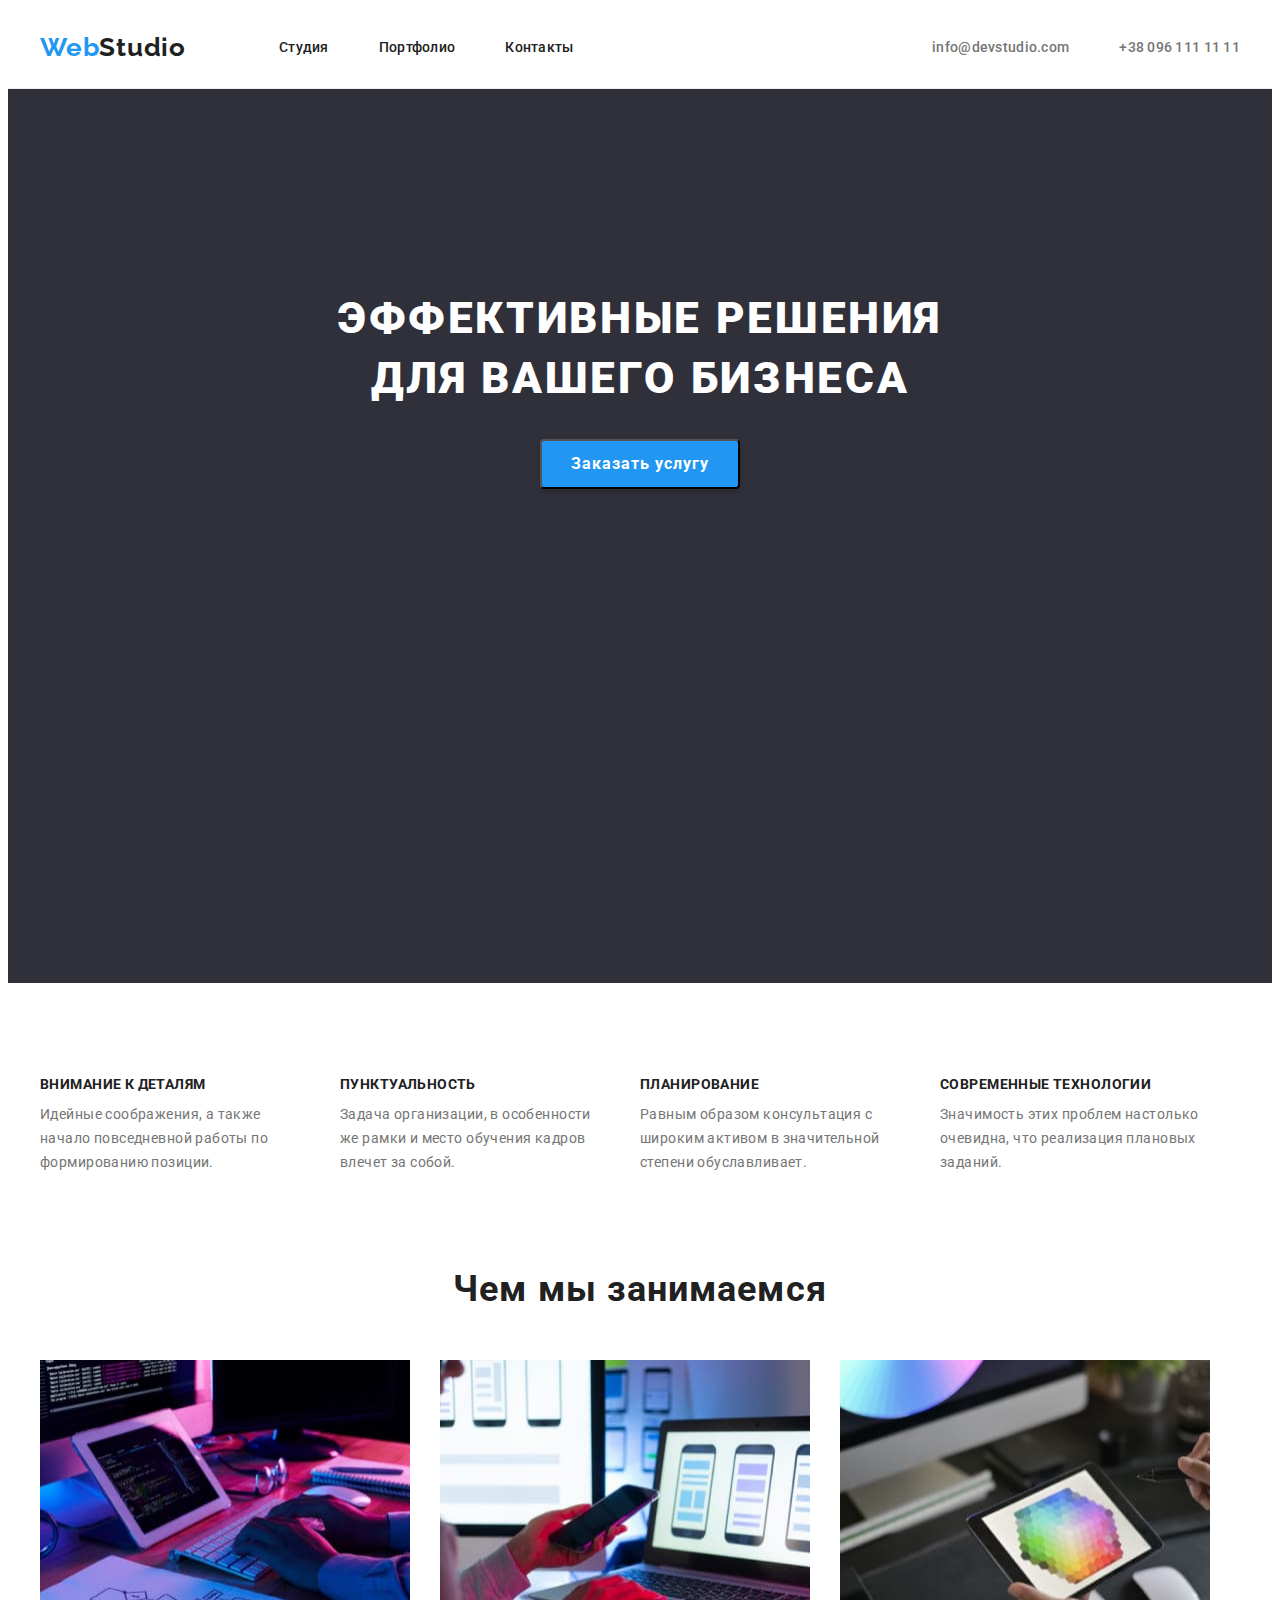
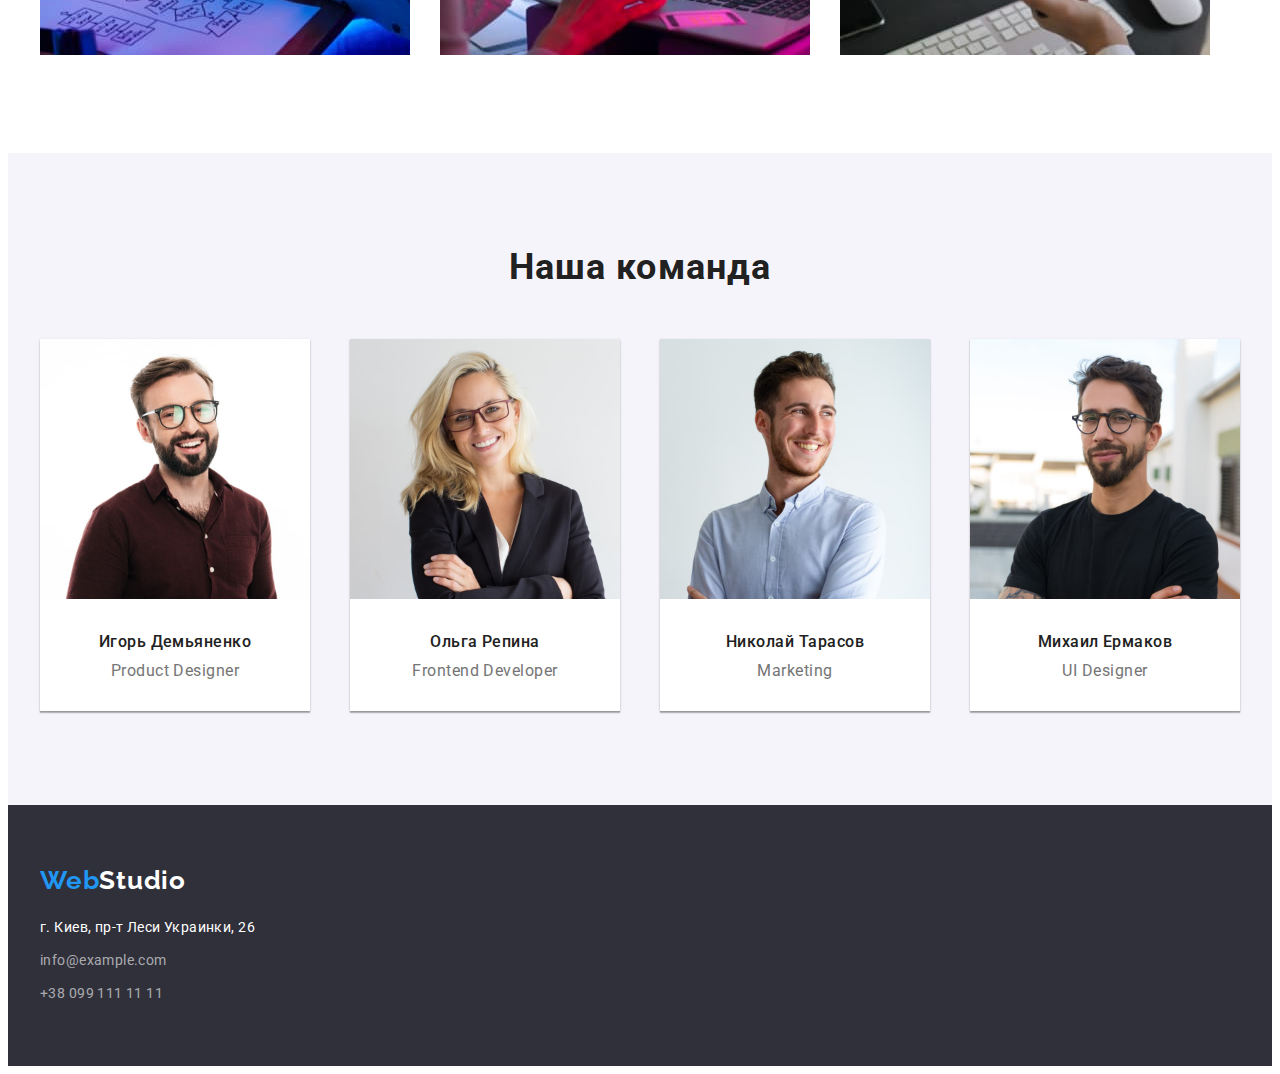
<file: index.html>
<!DOCTYPE html>
<html lang="ru">

<head>
    <meta charset="UTF-8">
    <meta http-equiv="X-UA-Compatible" content="IE=edge">
    <meta name="viewport" content="width=device-width, initial-scale=1.0">
    <title>Студия</title>
    <link rel="preconnect" href="https://fonts.googleapis.com">
    <link rel="preconnect" href="https://fonts.gstatic.com" crossorigin>
    <link href="https://fonts.googleapis.com/css2?family=Raleway:wght@700&family=Roboto:wght@400;500;700;900&display=swap"
          rel="stylesheet">
    <link rel="stylesheet" href="https://cdnjs.cloudflare.com/ajax/libs/modern-normalize/1.1.0/modern-normalize.min.css"
        integrity="sha512-wpPYUAdjBVSE4KJnH1VR1HeZfpl1ub8YT/NKx4PuQ5NmX2tKuGu6U/JRp5y+Y8XG2tV+wKQpNHVUX03MfMFn9Q=="
        crossorigin="anonymous" referrerpolicy="no-referrer" />
    <link rel="stylesheet" href="./css/styles.css" />
</head>

<body>
    <header class="header">
        <div class="container">
            <nav class="header-nav-navigation">
                <a class="header-logo link" lang="en" href=""><span class="web">Web</span>Studio</a>
            
                <ul class="header-list list">
                    <li class="header-list-li">
                        <a class="header-navigation list link" href="./index.html">Студия</a>
                    </li>
                    <li class="header-list-li"> 
                        <a class="header-navigation list link" href="./portfolio.html">Портфолио</a>
                    </li>
                    <li class="header-list-li">  
                        <a class="header-navigation list link" href="">Контакты</a>
                    </li>
                </ul>
            </nav>
                <div class="header-contacts-list">
                    <a class="header-contacts-mail link" href="info@devstudio.com">info@devstudio.com</a>
                    <a class="header-contacts-tel link" href="tel:+380961111111">+38 096 111 11 11</a>
                </div>
        </div>
    </header>
    <main class="studio-main" >  
                <section class="studio-section-one section">
                     <div class="container">
                        <h1 class="studio-h1">Эффективные решения <br> для вашего бизнеса</h1>
                        <button class="studio-batton" type="button">Заказать услугу</button>
                    </div>
                </section>
                <section class="section section-fix"> 
                    <div class="container">
                        <ul class="studio-section-two-list list">
                            <li class="studio-section-two-list-li">
                                <h3 class="studio-section-two-h3">Внимание к деталям</h3>
                                <p class="studio-section-two-p">Идейные соображения, а также начало повседневной работы по формированию позиции.</p>
                            </li>
                            <li class="studio-section-two-list-li">
                                <h3 class="studio-section-two-h3">Пунктуальность</h3>
                                <p class="studio-section-two-p">Задача организации, в особенности же рамки и место обучения кадров влечет за собой.</p>
                            </li>
                            <li class="studio-section-two-list-li">
                                <h3 class="studio-section-two-h3">Планирование</h3>
                                <p class="studio-section-two-p">Равным образом консультация с широким активом в значительной степени обуславливает.</p>
                            </li>
                            <li class="studio-section-two-list-li">
                                <h3 class="studio-section-two-h3">Современные технологии</h3>
                                <p class="studio-section-two-p">Значимость этих проблем настолько очевидна, что реализация плановых заданий.</p>
                            </li>
                        </ul>
                    </div>
            </section>
            <section class="studio-section-three section ">
                <div class="container">
                    <h2 class="studio-section-three-h2">Чем мы занимаемся</h2>
                    <ul class="studio-section-three-ul list">
                        <li class="studio-section-three-li">
                            <img src="./images/goit-markup-hw-01-img1.jpg" alt="програмирование" width="370" height="295">
                        </li>
                        <li class="studio-section-three-li">
                            <img src="./images/goit-markup-hw-01-img2.jpg" alt="дизайн" width="370" height="295">
                        </li>
                        <li class="studio-section-three-li">
                            <img src="./images/goit-markup-hw-01-img3.jpg" alt="програмирование для телефона" width="370" height="295">
                        </li>
                    </ul>
                </div>
            </section>
            <section class="studio-section-four section">
                <div class="container">
                    <h2 class="studio-section-four-h2">Наша команда</h2>
                    <ul class="studio-section-four-ul list">
                        <li class="main-thumb">
                            <img src="./images/team/team-img-1.jpg" alt="Игорь Демьяненко" width="270" height="260">
                            <div class="studio-section-four-text">
                                <h3 class="studio-section-four-names">Игорь Демьяненко</h3>
                                <p class="studio-section-four-position" lang="en">Product Designer</p>
                            </div>
                        </li>
                        <li class="main-thumb">
                            <img src="./images/team/team-img-2.jpg" alt="Ольга Репина" width="270" height="260">
                            <div class="studio-section-four-text">
                                <h3 class="studio-section-four-names">Ольга Репина</h3>
                                <p class="studio-section-four-position" lang="en">Frontend Developer</p>
                            </div>
                        </li>
                        <li class="main-thumb">
                            <img src="./images/team/team-img-3.jpg" alt="Николай Тарасов" width="270" height="260">
                            <div class="studio-section-four-text">
                                <h3 class="studio-section-four-names">Николай Тарасов</h3>
                                <p class="studio-section-four-position" lang="en">Marketing</p>
                            </div>
                        </li>
                        <li class="main-thumb">
                            <img src="./images/team/team-img-4.jpg" alt="Михаил Ермаков" width="270" height="260">
                            <div class="studio-section-four-text">
                                <h3 class="studio-section-four-names">Михаил Ермаков</h3>
                                <p class="studio-section-four-position" lang="en">UI Designer</p>
                            </div>
                        </li>
                    </ul>
                </div>
            </section>
    </main>

<footer class="footer">
    <div class="container">
        <a class="footer-logo link" lang="en" href=""><span class="web">Web</span>Studio</a>
        <address>
            <ul class="footer-address list">
                <li> <a class="footer-link-address link" href="https://goo.gl/maps/n62LRxzVTR8Y5iui9">г. Киев, пр-т Леси
                        Украинки, 26</a></li>
                <li> <a class="footer-address-link link foot" href="info@example.com">info@example.com</a></li>
                <li> <a class="footer-address-link link" href="tel:+380991111111">+38 099 111 11 11</a></li>
            </ul>
        </address>
    </div>
</footer>

</body>

</html>
</file>
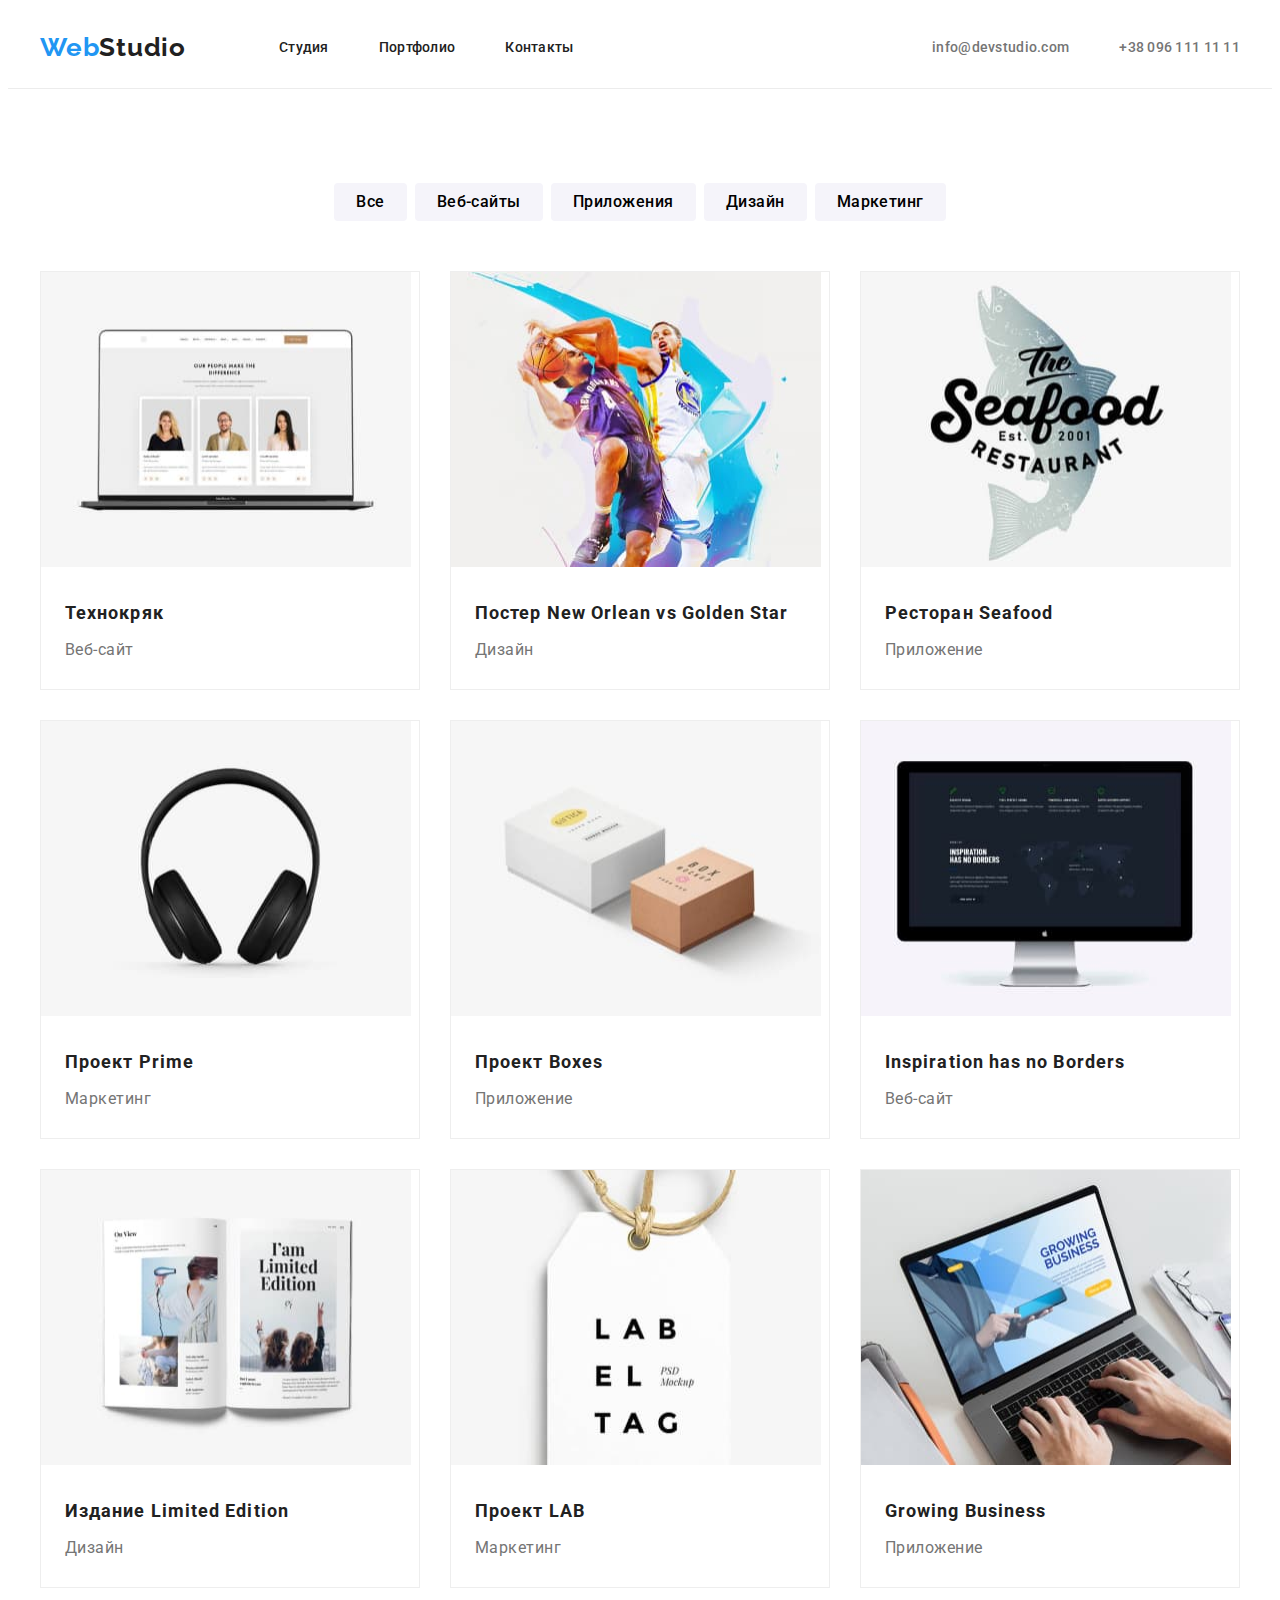
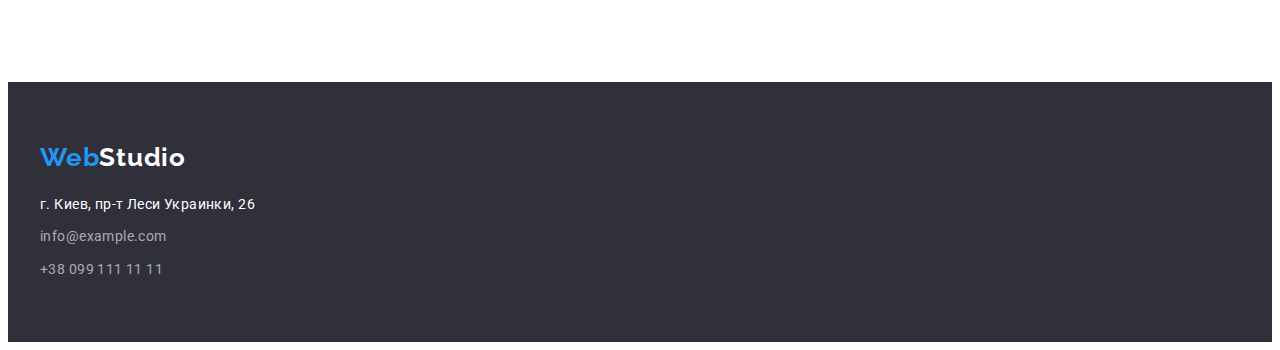
<file: portfolio.html>
<!DOCTYPE html>
<html lang="ru">
<head>
    <meta charset="UTF-8">
    <meta http-equiv="X-UA-Compatible" content="IE=edge">
    <meta name="viewport" content="width=device-width, initial-scale=1.0">
    <title>Портфолио</title>
<link rel="preconnect" href="https://fonts.googleapis.com">
<link rel="preconnect" href="https://fonts.gstatic.com" crossorigin>
<link href="https://fonts.googleapis.com/css2?family=Raleway:wght@700&family=Roboto:wght@400;500;700;900&display=swap"
      rel="stylesheet">
<link rel="stylesheet" href="https://cdnjs.cloudflare.com/ajax/libs/modern-normalize/1.1.0/modern-normalize.min.css"
    integrity="sha512-wpPYUAdjBVSE4KJnH1VR1HeZfpl1ub8YT/NKx4PuQ5NmX2tKuGu6U/JRp5y+Y8XG2tV+wKQpNHVUX03MfMFn9Q=="
    crossorigin="anonymous" referrerpolicy="no-referrer" />
    <link rel="stylesheet" href="./css/styles.css" />
</head>
<body>
    <header class="header">
        <div class="container">
            <nav class="header-nav-navigation">
                <a class="header-logo link" lang="en" href=""><span class="web">Web</span>Studio</a>
    
                <ul class="header-list list">
                    <li class="header-list-li">
                        <a class="header-navigation list link" href="./index.html">Студия</a>
                    </li>
                    <li class="header-list-li">
                        <a class="header-navigation list link" href="./portfolio.html">Портфолио</a>
                    </li>
                    <li class="header-list-li">
                        <a class="header-navigation list link" href="">Контакты</a>
                    </li>
                </ul>
            </nav>
            <div class="header-contacts-list">
                <a class="header-contacts-mail link" href="info@devstudio.com">info@devstudio.com</a>
                <a class="header-contacts-tel link" href="tel:+380961111111">+38 096 111 11 11</a>
            </div>
        </div>
    </header>
    <main class="portfolio-main">  
        <h1 hidden>Портфолио</h1>
     <section class="section">
        <div class="container">
            <ul class="portfolio-main-list-button list">
                <li class="portfolio-main-li-button">
                    <button class="portfolio-main-button" type="button">Все</button>
                </li>
                <li class="portfolio-main-li-button">
                    <button class="portfolio-main-button" type="button">Веб-сайты</button>
                </li>
                <li class="portfolio-main-li-button">
                    <button class="portfolio-main-button" type="button">Приложения</button>
                </li>
                <li class="portfolio-main-li-button">
                    <button class="portfolio-main-button" type="button">Дизайн</button>
                </li>
                <li class="portfolio-main-li-button">
                    <button class="portfolio-main-button" type="button">Маркетинг</button>
                </li>
            </ul>
            <ul class="portfolio-main-list-img list">
                <li class="portfolio-thumb">
                    <img class="portfolio-main-img" src="./images/goit-markup-hw-02-img1.jpg" alt="Игорь Демьяненко" width="370" height="295">
                    <div class="portfolio-main-text">
                        <h3 class="portfolio-main-h3">Технокряк</h3>
                        <p class="portfolio-main-p">Веб-сайт</p>
                    </div>
                </li>
                <li class="portfolio-thumb">
                    <img class="portfolio-main-img" src="./images/goit-markup-hw-02-img2.jpg" alt="Игорь Демьяненко" width="370" height="295">
                    <div class="portfolio-main-text">
                        <h3 class="portfolio-main-h3">Постер New Orlean vs Golden Star</h3>
                        <p class="portfolio-main-p">Дизайн</p>
                    </div>
                </li>
                <li class="portfolio-thumb">
                    <img class="portfolio-main-img" src="./images/goit-markup-hw-02-img3.jpg" alt="Игорь Демьяненко" width="370" height="295">
                    <div class="portfolio-main-text">
                        <h3 class="portfolio-main-h3">Ресторан Seafood</h3>
                        <p class="portfolio-main-p">Приложение</p>
                    </div>
                </li>
                <li class="portfolio-thumb">
                    <img class="portfolio-main-img" src="./images/goit-markup-hw-02-img4.jpg" alt="Игорь Демьяненко" width="370" height="295">
                    <div class="portfolio-main-text">
                        <h3 class="portfolio-main-h3">Проект Prime</h3>
                        <p class="portfolio-main-p">Маркетинг</p>
                    </div>
                </li>
                <li class="portfolio-thumb">
                    <img class="portfolio-main-img" src="./images/goit-markup-hw-02-img5.jpg" alt="Игорь Демьяненко" width="370" height="295">
                    <div class="portfolio-main-text">
                        <h3 class="portfolio-main-h3">Проект Boxes</h3>
                        <p class="portfolio-main-p">Приложение</p>
                    </div>
                </li>
                <li class="portfolio-thumb">
                    <img class="portfolio-main-img" src="./images/goit-markup-hw-02-img6.jpg" alt="Игорь Демьяненко" width="370" height="295">
                    <div class="portfolio-main-text">
                        <h3 class="portfolio-main-h3">Inspiration has no Borders</h3>
                        <p class="portfolio-main-p">Веб-сайт</p>
                    </div>
                </li>
                <li class="portfolio-thumb">
                    <img class="portfolio-main-img" src="./images/goit-markup-hw-02-img7.jpg" alt="Игорь Демьяненко" width="370" height="295">
                    <div class="portfolio-main-text">
                        <h3 class="portfolio-main-h3">Издание Limited Edition</h3>
                        <p class="portfolio-main-p">Дизайн</p>
                    </div>
                </li>
                <li class="portfolio-thumb">
                    <img class="portfolio-main-img" src="./images/goit-markup-hw-02-img8.jpg" alt="Игорь Демьяненко" width="370" height="295">
                    <div class="portfolio-main-text">
                        <h3 class="portfolio-main-h3">Проект LAB</h3>
                        <p class="portfolio-main-p">Маркетинг</p>
                    </div>
                </li>
                <li class="portfolio-thumb">
                    <img class="portfolio-main-img" src="./images/goit-markup-hw-02-img9.jpg" alt="Игорь Демьяненко" width="370" height="295">
                    <div class="portfolio-main-text">
                        <h3 class="portfolio-main-h3">Growing Business</h3>
                        <p class="portfolio-main-p">Приложение</p>
                    </div>
                </li>
            </ul>
        </div>
     </section>
    </main>
<footer class="footer">
    <div class="container">
        <a class="footer-logo link" lang="en" href=""><span class="web">Web</span>Studio</a>
        <address>
            <ul class="footer-address list">
                <li> <a class="footer-link-address link" href="https://goo.gl/maps/n62LRxzVTR8Y5iui9">г. Киев, пр-т Леси
                        Украинки, 26</a></li>
                <li> <a class="footer-address-link link" href="info@example.com">info@example.com</a></li>
                <li> <a class="footer-address-link link" href="tel:+380991111111">+38 099 111 11 11</a></li>
            </ul>
        </address>
    </div>
</footer>
</body>
</html>
</file>
<file: css/styles.css>
:root {
  --first-color: #212121;
  --second-color: #2196f3;
  --third-color: #757575;
  --fourth-color: #2f303a;
  --fifth-color: #ffffff;
}
body {
  font-family: 'Roboto', sans-serif;
  color: var(--first-color);
}
p,
h1,
h2,
h3,
h4,
h5,
h6 {
  margin-top: 0;
  margin-bottom: 0;
}

ul {
  margin-top: 0;
  margin-bottom: 0;
  padding-left: 0;
}
.container {
  width: 1200px;
  margin: 0 auto;
  padding-left: 15px;
  padding-right: 15px;
}

.list {
  list-style: none;
}
.link {
  text-decoration: none;
}
.section {
  padding-top: 94px;
  padding-bottom: 94px;
}
.section-fix {
  padding-bottom: 0;
}
/* !!!!!!!!!!!!!!!!!!!header !!!!!!!!!!!!!!!!!*/
.header {
  border-bottom: 1px solid #ececec;
}
.header .container {
  display: flex;
  align-items: center;
}
.header-nav-navigation {
  display: flex;
  align-items: center;
}
.header-logo {
  display: block;
  font-family: 'Raleway';
  font-weight: 700;
  font-size: 26px;
  line-height: 1.19;
  letter-spacing: 0.03em;
  color: var(--first-color);
  padding-top: 24px;
  padding-bottom: 25px;
}
.header-list {
  display: flex;
  align-items: center;
  margin-left: 93px;
}
.web {
  color: var(--second-color);
}
.header-navigation {
  display: block;
  font-weight: 500;
  font-size: 14px;
  line-height: 1.14;
  letter-spacing: 0.02em;
  color: var(--first-color);
  padding-top: 32px;
  padding-bottom: 32px;
}
.header-list-li:not(:last-child) {
  margin-right: 50px;
}
.header-navigation:hover,
.header-navigation:focus {
  color: var(--second-color);
}
.header-contacts-mail:hover,
.header-contacts-mail:focus {
  color: var(--second-color);
}
.header-contacts-tel:hover,
.header-contacts-tel:focus {
  color: var(--second-color);
}
.header-contacts-list {
  margin-left: auto;
  display: flex;
}
.header-contacts-mail,
.header-contacts-tel {
  display: block;
  font-weight: 500;
  font-size: 14px;
  line-height: 1.14;
  letter-spacing: 0.02em;
  color: var(--third-color);
  padding-top: 32px;
  padding-bottom: 32px;
}
.header-contacts-mail {
  margin-right: 50px;
}

/* !!!!!!!!!!!!!main portfolio!!!!!!!!!!!!!!! */

.portfolio-main-list-button {
  display: flex;
  margin-bottom: 50px;
  justify-content: center;
}
.portfolio-main-button {
  background-color: #f5f4fa;
  font-family: 'Roboto';
  font-weight: 500;
  font-size: 16px;
  line-height: 1.62;
  letter-spacing: 0.03em;
  border: none;
  cursor: pointer;
  border-radius: 4px;
  padding: 6px 22px;
}
.portfolio-main-li-button:not(:last-child) {
  margin-right: 8px;
}
.portfolio-main-button:hover,
.portfolio-main-button:focus {
  color: var(--fifth-color);
  background-color: var(--second-color);
}
.portfolio-main-list-img {
  display: flex;
  flex-wrap: wrap;
  margin-left: -30px;
  margin-top: -30px;
}
.portfolio-thumb {
  width: 370px;
  background: #ffffff;
  border: 1px solid #eeeeee;
  box-sizing: border-box;
}
.portfolio-thumb:hover,
.portfolio-thumb:focus {
  box-shadow: 0px 1px 1px rgba(0, 0, 0, 0.12), 0px 4px 4px rgba(0, 0, 0, 0.06),
    1px 4px 6px rgba(0, 0, 0, 0.16);
  cursor: pointer;
}
.portfolio-thumb {
  flex-basis: calc((100% - 3 * 30px) / 3);
  margin-left: 30px;
  margin-top: 30px;
}
.portfolio-main-h3 {
  font-weight: bold;
  font-size: 18px;
  line-height: 2;
  letter-spacing: 0.06em;
  margin-bottom: 4px;
  /* margin-left: 24px;
  margin-top: 20px; */
}
.portfolio-main-p {
  font-weight: normal;
  font-size: 16px;
  line-height: 1.87;
  letter-spacing: 0.03em;
  color: var(--third-color);
  /* padding: 4px;
  margin-left: 24px;
  margin-bottom: 20px; */
}
.portfolio-main-text {
  padding: 24px;
}
/* !!!!!!!!!!!!!!!!!main studio!!!!!!!!!! */
.studio-section-one {
  display: block;
  height: 600px;
  background: #2f303a;
  padding-top: 200px;
}

.studio-h1 {
  display: block;
  font-weight: 900;
  font-size: 44px;
  line-height: 1.36;
  text-align: center;
  letter-spacing: 0.06em;
  text-transform: uppercase;
  color: var(--fifth-color);
  margin-bottom: 30px;
}
.studio-batton {
  display: block;
  font-family: 'Roboto';
  font-weight: 700;
  font-size: 16px;
  line-height: 1.87;
  letter-spacing: 0.06em;
  color: var(--fifth-color);
  background-color: var(--second-color);
  cursor: pointer;
  box-shadow: 0px 4px 4px rgba(0, 0, 0, 0.15);
  border-radius: 4px;
  margin-left: auto;
  margin-right: auto;
  width: 200px;
  height: 50px;
}
.studio-section-two-list {
  display: flex;
}
.studio-section-two-list-li:not(:last-child) {
  margin-right: 30px;
}
.studio-section-two-h3 {
  font-weight: bold;
  font-size: 14px;
  line-height: 1.14;
  letter-spacing: 0.03em;
  text-transform: uppercase;
  margin-bottom: 10px;
}
.studio-section-two-p {
  font-weight: normal;
  font-size: 14px;
  line-height: 1.71;
  letter-spacing: 0.03em;
  color: var(--third-color);
  max-width: 270px;
}
.studio-section-three {
  padding-bottom: -47px;
}
.studio-section-three-h2 {
  font-weight: bold;
  font-size: 36px;
  line-height: 1.16;
  text-align: center;
  letter-spacing: 0.03em;
  margin-bottom: 50px;
}
.studio-section-three-ul {
  display: flex;
}
.studio-section-three-li:not(:last-child) {
  margin-right: 30px;
}
.studio-section-four {
  background: #f5f4fa;
  padding-top: -47px;
}
.studio-section-four-ul {
  display: flex;
  justify-content: space-between;
}
.main-thumb {
  width: 270px;
  background-color: var(--fifth-color);
  box-shadow: 0px 1px 3px rgba(0, 0, 0, 0.12), 0px 1px 1px rgba(0, 0, 0, 0.14),
    0px 2px 1px rgba(0, 0, 0, 0.2);
}
.studio-section-four-h2 {
  font-weight: bold;
  font-size: 36px;
  line-height: 1.16;
  text-align: center;
  letter-spacing: 0.03em;
  margin-bottom: 50px;
}
.studio-section-four-names {
  font-weight: 500;
  font-size: 16px;
  line-height: 1.18;
  text-align: center;
  letter-spacing: 0.03em;
  margin-bottom: 10px;
}
.studio-section-four-position {
  font-weight: normal;
  font-size: 16px;
  line-height: 1.18;
  text-align: center;
  letter-spacing: 0.03em;
  color: var(--third-color);
}
.studio-section-four-text {
  padding-top: 30px;
  padding-bottom: 30px;
}
/* !!!!!!!!!!!!!!!!footer!!!!!!!!!!!!!!!! */
.footer {
  background: var(--fourth-color);
  padding-top: 60px;
  padding-bottom: 60px;
}
.footer-logo {
  font-family: 'Raleway';
  font-weight: 700;
  font-size: 26px;
  line-height: 1.19;
  letter-spacing: 0.03em;
  color: var(--fifth-color);
}
.footer-link-address {
  display: block;
  font-style: normal;
  font-weight: normal;
  font-size: 14px;
  line-height: 1.71;
  letter-spacing: 0.03em;
  color: var(--fifth-color);
  margin-top: 20px;
}

.footer-address-link {
  display: block;
  font-style: normal;
  font-weight: normal;
  font-size: 14px;
  line-height: 1.71;
  letter-spacing: 0.03em;
  color: rgba(255, 255, 255, 0.6);
  margin-top: 9px;
}
.footer-link-address:hover,
.footer-link-address:focus {
  color: var(--second-color);
}
.footer-address-link:hover,
.footer-address-link:focus {
  color: var(--second-color);
}
</file>
